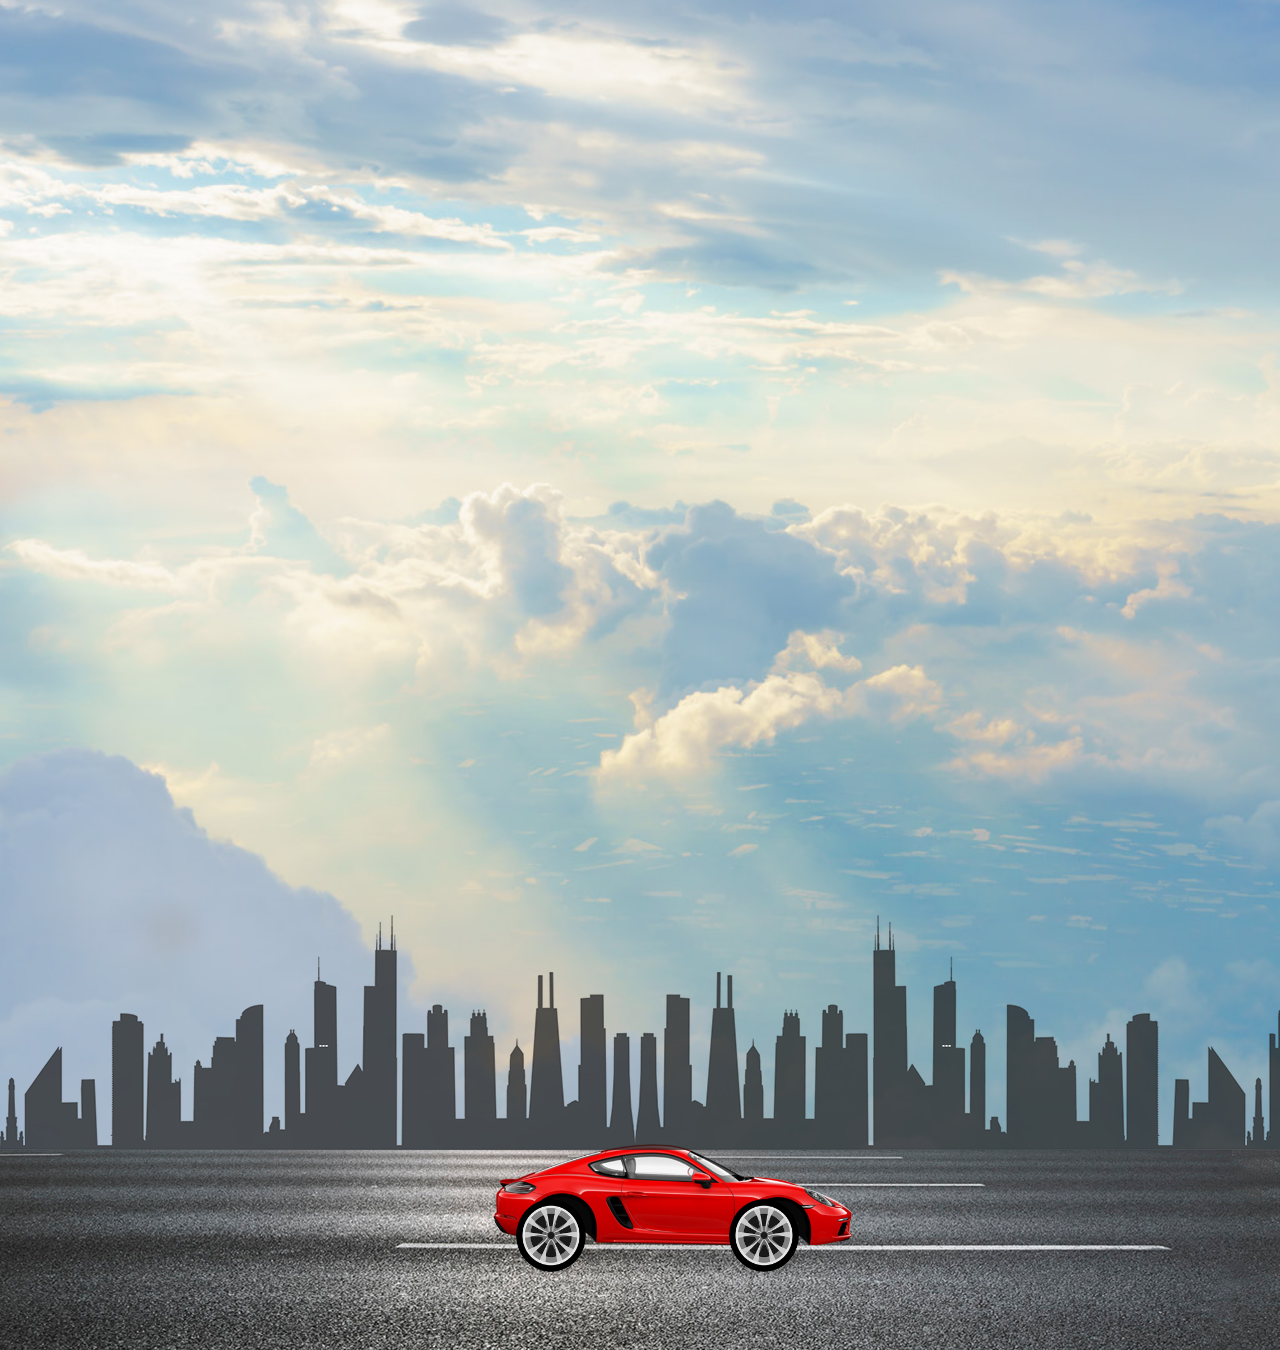
<file: Python/16 Flask/flask/templates/index.html>
<!DOCTYPE html>
<html lang="en">
<head>
    <meta charset="UTF-8">
    <meta http-equiv="X-UA-Compatible" content="IE=edge">
    <meta name="viewport" content="width=device-width, initial-scale=1.0">
    <title>Car Animation</title>
    <link rel="stylesheet" href="../static/css/style.css">
</head>
<body>

    <div class="abhishek">

        <div class="highway"></div>
        <div class="city"></div>

        <div class="car">
            <img src="../static/assets/car.png" alt="car">
        </div>

        <div class="wheel">
            <img class="back-wheel" src="../static/assets/wheel.png" alt="">
            <img class="front-wheel" src="../static/assets/wheel.png" alt="">
        </div>

    </div>
    
</body>
</html>
</file>
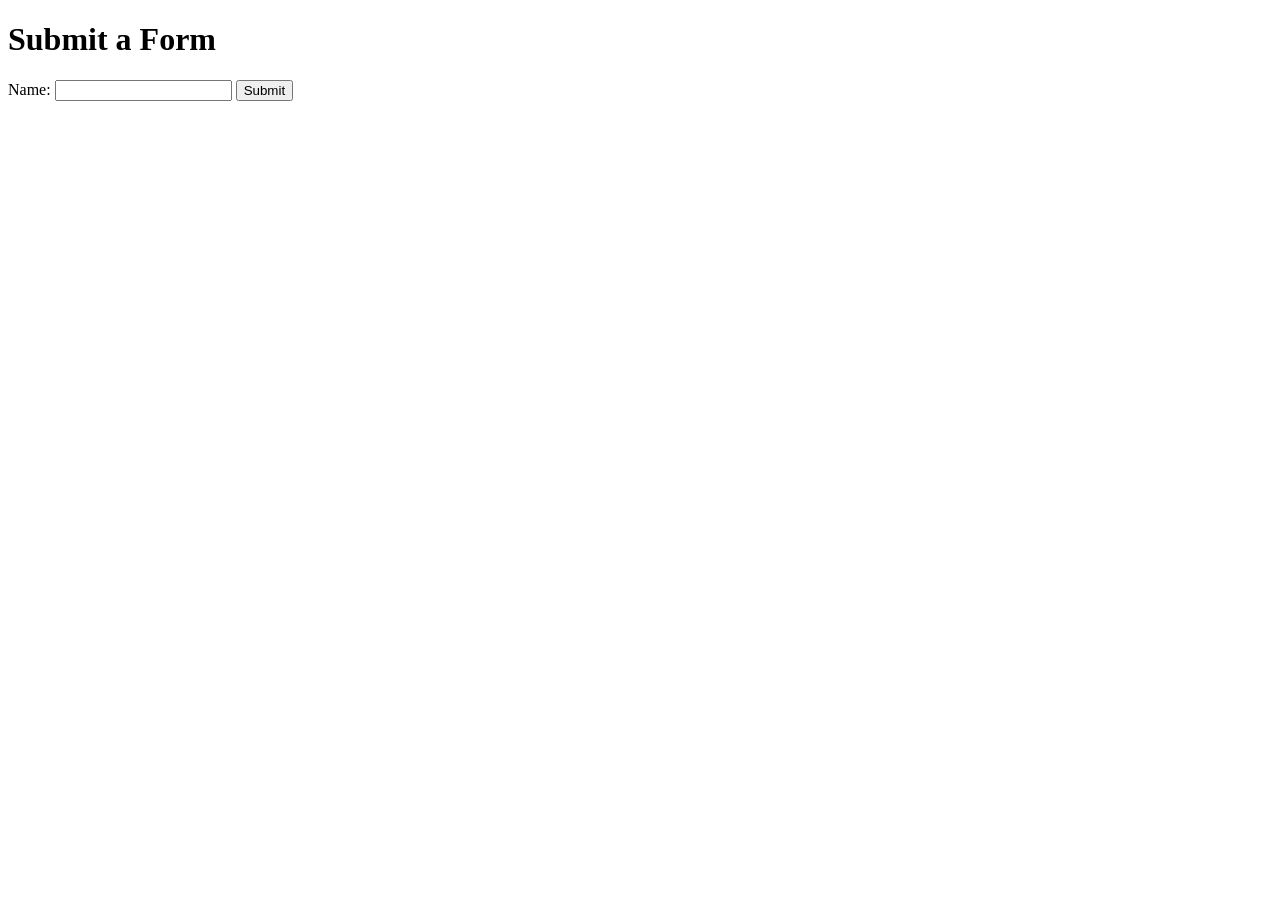
<file: Python/16 Flask/flask/templates/form.html>
<!DOCTYPE html>
<html lang="en">
  <head>
    <meta charset="UTF-8" />
    <meta name="viewport" content="width=device-width, initial-scale=1.0" />
    <title>Form</title>
  </head>
  <body>
    <h1>Submit a Form</h1>
    <form action="submit" method="post">
      <label for="name">Name: </label>
      <input type="text" id="name" name="name" />
      <input type="submit" value="Submit" />
    </form>
  </body>
</html>
</file>
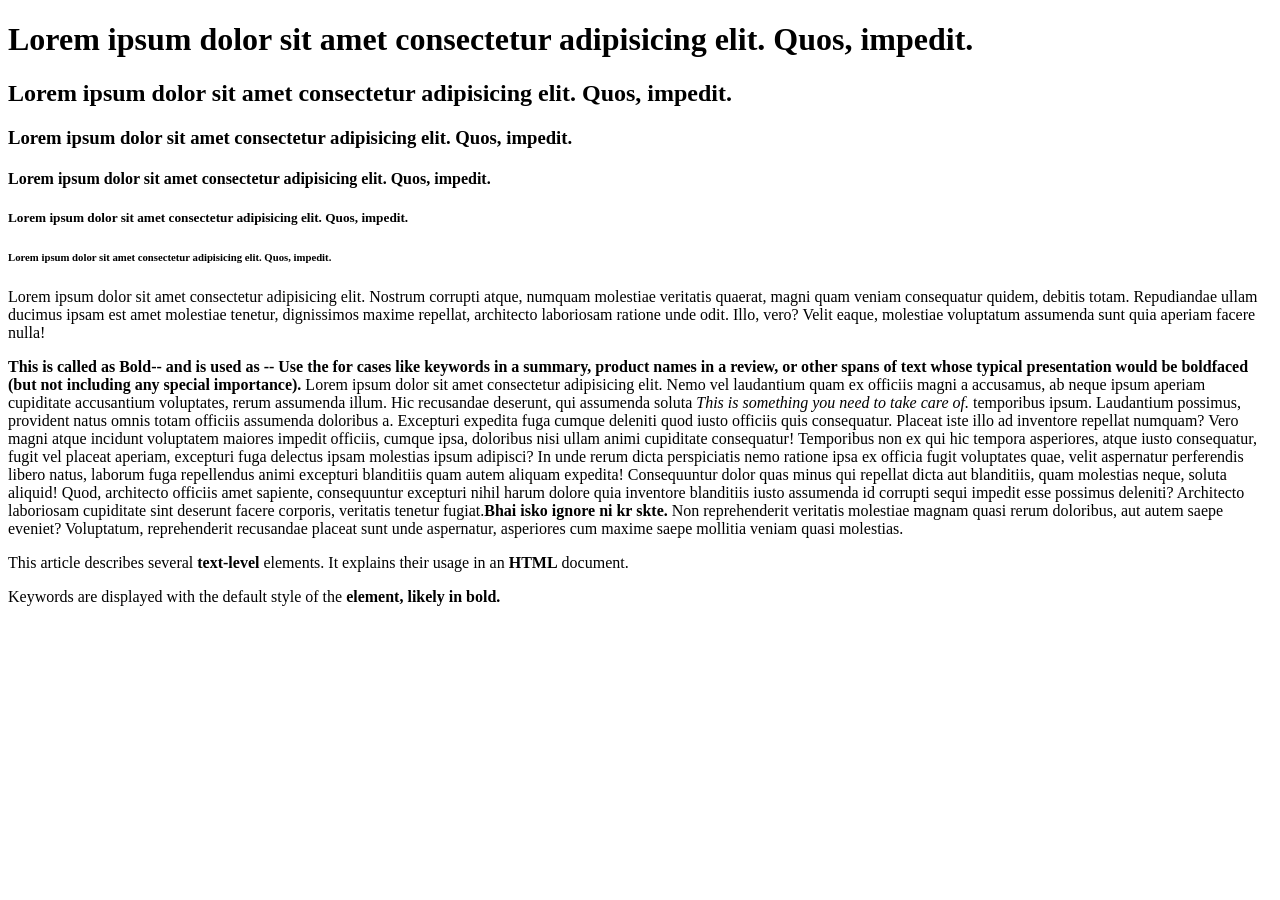
<file: Python/16 Flask/flask/templates/index1.html>
<!doctype html>
<html lang="en">
  <head>
    <meta charset="UTF-8" />
    <meta name="viewport" content="width=device-width, initial-scale=1.0" />
    <title>Flask App</title>
  </head>
  <body>
    <h1>
      Lorem ipsum dolor sit amet consectetur adipisicing elit. Quos, impedit.
    </h1>
    <h2>
      Lorem ipsum dolor sit amet consectetur adipisicing elit. Quos, impedit.
    </h2>
    <h3>
      Lorem ipsum dolor sit amet consectetur adipisicing elit. Quos, impedit.
    </h3>
    <h4>
      Lorem ipsum dolor sit amet consectetur adipisicing elit. Quos, impedit.
    </h4>
    <h5>
      Lorem ipsum dolor sit amet consectetur adipisicing elit. Quos, impedit.
    </h5>
    <h6>
      Lorem ipsum dolor sit amet consectetur adipisicing elit. Quos, impedit.
    </h6>
    <p>Lorem ipsum dolor sit amet consectetur adipisicing elit. Nostrum corrupti atque, numquam molestiae veritatis quaerat, magni quam veniam consequatur quidem, debitis totam. Repudiandae ullam ducimus ipsam est amet molestiae tenetur, dignissimos maxime repellat, architecto laboriosam ratione unde odit. Illo, vero? Velit eaque, molestiae voluptatum assumenda sunt quia aperiam facere nulla!</p>
    <p><b class="keywords">This is called as Bold-- and is used as -- Use the for cases like keywords in a summary, product names in a review, or other spans of text whose typical presentation would be boldfaced (but not including any special importance).</b> Lorem ipsum dolor sit amet consectetur adipisicing elit. Nemo vel laudantium quam ex officiis magni a accusamus, ab neque ipsum aperiam cupiditate accusantium voluptates, rerum assumenda illum. Hic recusandae deserunt, qui assumenda soluta <em>This is something you need to take care of.</em> temporibus ipsum. Laudantium possimus, provident natus omnis totam officiis assumenda doloribus a. Excepturi expedita fuga cumque deleniti quod iusto officiis quis consequatur. Placeat iste illo ad inventore repellat numquam? Vero magni atque incidunt voluptatem maiores impedit officiis, cumque ipsa, doloribus nisi ullam animi cupiditate consequatur! Temporibus non ex qui hic tempora asperiores, atque iusto consequatur, fugit vel placeat aperiam, excepturi fuga delectus ipsam molestias ipsum adipisci? In unde rerum dicta perspiciatis nemo ratione ipsa ex officia fugit voluptates quae, velit aspernatur perferendis libero natus, laborum fuga repellendus animi excepturi blanditiis quam autem aliquam expedita! Consequuntur dolor quas minus qui repellat dicta aut blanditiis, quam molestias neque, soluta aliquid! Quod, architecto officiis amet sapiente, consequuntur excepturi nihil harum dolore quia inventore blanditiis iusto assumenda id corrupti sequi impedit esse possimus deleniti? Architecto laboriosam cupiditate sint deserunt facere corporis, veritatis tenetur fugiat.<strong>Bhai isko ignore ni kr skte.</strong> Non reprehenderit veritatis molestiae magnam quasi rerum doloribus, aut autem saepe eveniet? Voluptatum, reprehenderit recusandae placeat sunt unde aspernatur, asperiores cum maxime saepe mollitia veniam quasi molestias.</p>


    <p>
  This article describes several <b class="keywords">text-level</b> elements. It
  explains their usage in an <b class="keywords">HTML</b> document.
</p>
Keywords are displayed with the default style of the
<b>element, likely in bold.</b>
  </body>
</html>
</file>
<file: Python/16 Flask/flask/static/css/style.css>
* {
  margin: 0;
  padding: 0;
}

.abhishek {
  height: 150vh;
  width: 100%;
  background-image: url("../assets/sky.jpg");
  background-size: cover;
  background-position: center;

  position: relative; /* ⭐ IMPORTANT */
  overflow-x: hidden; /* ⭐ Prevent sky leak */
}

.highway {
  background-image: url("../assets/road.jpg");
  height: 200px;
  position: absolute;
  bottom: 0px;
  width: 200%;

  animation-name: highway;
  animation-duration: 1s;
  animation-iteration-count: infinite;
  animation-timing-function: linear;
}

@keyframes highway {
  100% {
    transform: translateX(-1500px);
  }
}

.city {
  background-image: url("../assets/city.png");
  /* height: 230px;
  width: 150%;
  position: absolute;
  bottom: 200px;

  animation-name: city;
  animation-duration: 10s;
  animation-iteration-count: infinite;
  animation-timing-function: linear; */
  background-repeat: repeat-x;
  background-size: contain;

  height: 250px;
  width: 500%;
  position: absolute;
  bottom: 200px;

  z-index: 1;

  animation: city 20s linear infinite;
}

@keyframes city {
  100% {
    transform: translateX(-500px);
  }
}

.car {
  width: 450px;
  position: absolute;
  bottom: 50px;
  left: 35%;

  animation-name: car;
  animation-duration: 0.5s;
  animation-iteration-count: infinite;
  animation-direction: alternate;
  animation-timing-function: linear;
}

.car img {
  width: 100%;
}

@keyframes car {
  from {
    transform: translateY(0px);
  }
  to {
    transform: translateY(5px);
  }
}

.wheel {
  position: absolute;
  bottom: 78px;
  left: 30%;
}

.wheel img {
  width: 70px;
  height: 73px;

  animation-name: wheel;
  animation-duration: 0.2s;
  animation-iteration-count: infinite;
  animation-timing-function: linear;
}

.front-wheel {
  position: absolute;
  left: 345px;
  bottom: 0px;
}
.back-wheel {
  position: absolute;
  left: 132px;
  bottom: 0px;
}

@keyframes wheel {
  100% {
    transform: translateY(3px) rotate(360deg);
  }
}
</file>
